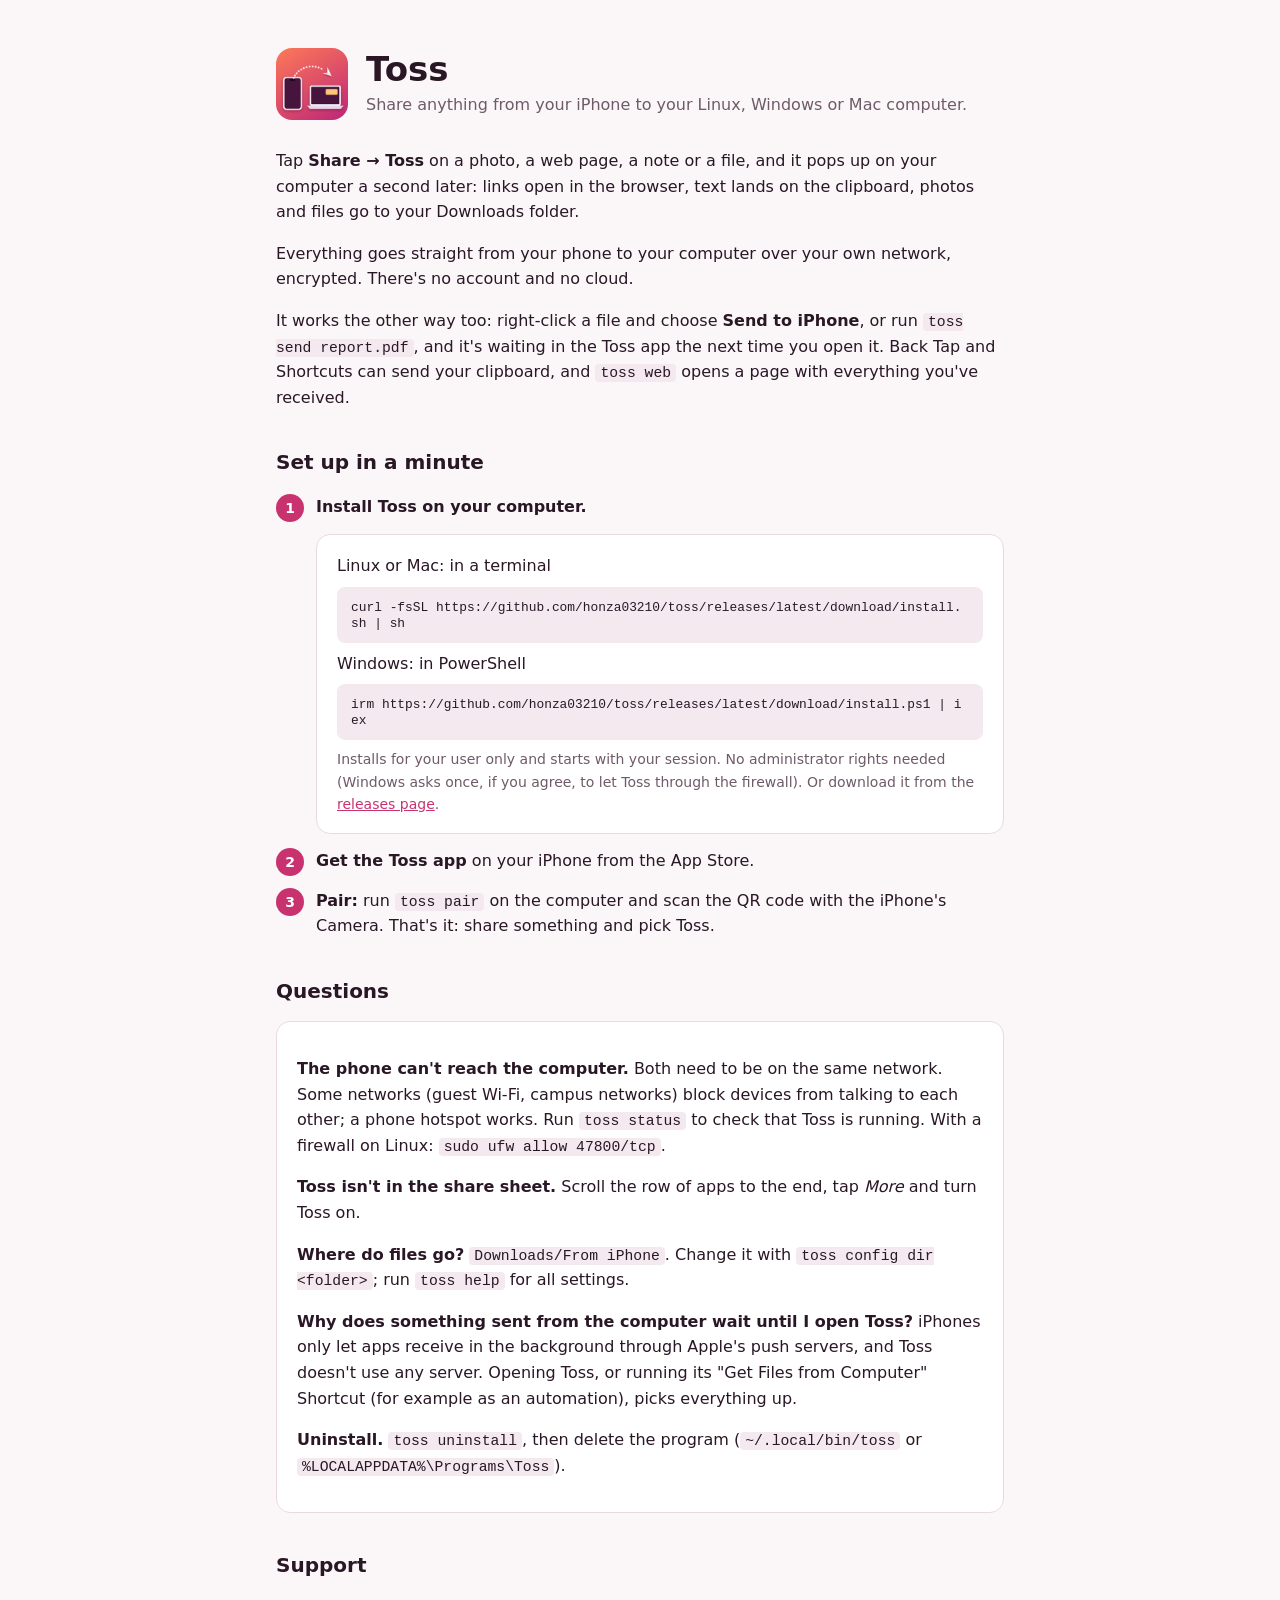
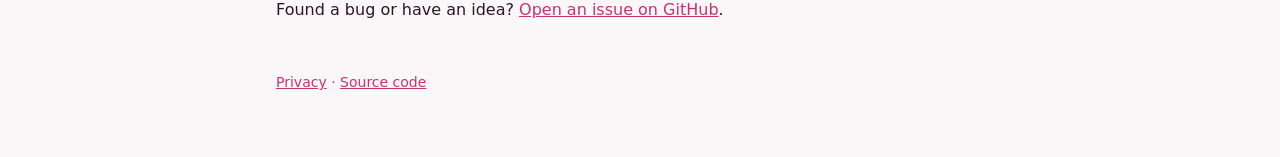
<file: docs/index.html>
<!doctype html>
<html lang="en">
<head>
<meta charset="utf-8">
<meta name="viewport" content="width=device-width, initial-scale=1">
<title>Toss: share from iPhone to your computer</title>
<meta name="description" content="Share photos, links, text and files from any iPhone app straight to your Linux, Windows or Mac computer.">
<link rel="icon" href="icon.png">
<link rel="stylesheet" href="style.css">
</head>
<body>
<main>
  <header>
    <img src="icon.png" alt="">
    <div>
      <h1>Toss</h1>
      <p class="tagline">Share anything from your iPhone to your Linux, Windows or Mac computer.</p>
    </div>
  </header>

  <p>Tap <strong>Share → Toss</strong> on a photo, a web page, a note or a file, and it pops up on your
  computer a second later: links open in the browser, text lands on the clipboard, photos and files
  go to your Downloads folder.</p>
  <p>Everything goes straight from your phone to your computer over your own network, encrypted.
  There's no account and no cloud.</p>

  <p>It works the other way too: right-click a file and choose <strong>Send to iPhone</strong>, or run
  <code>toss send report.pdf</code>, and it's waiting in the Toss app the next time you open it. Back Tap
  and Shortcuts can send your clipboard, and <code>toss web</code> opens a page with everything you've received.</p>

  <h2>Set up in a minute</h2>
  <ol class="steps">
    <li><strong>Install Toss on your computer.</strong>
      <div class="card">
        <div>Linux or Mac: in a terminal</div>
        <pre><code>curl -fsSL https://github.com/honza03210/toss/releases/latest/download/install.sh | sh</code></pre>
        <div>Windows: in PowerShell</div>
        <pre><code>irm https://github.com/honza03210/toss/releases/latest/download/install.ps1 | iex</code></pre>
        <div class="muted">Installs for your user only and starts with your session. No administrator rights
        needed (Windows asks once, if you agree, to let Toss through the firewall).
        Or download it from the <a href="https://github.com/honza03210/toss/releases/latest">releases page</a>.</div>
      </div>
    </li>
    <li><strong>Get the Toss app</strong> on your iPhone from the App Store.</li>
    <li><strong>Pair:</strong> run <code>toss pair</code> on the computer and scan the QR code with the iPhone's
      Camera. That's it: share something and pick Toss.</li>
  </ol>

  <h2>Questions</h2>
  <div class="card">
    <p><strong>The phone can't reach the computer.</strong> Both need to be on the same network. Some
    networks (guest Wi-Fi, campus networks) block devices from talking to each other; a phone hotspot
    works. Run <code>toss status</code> to check that Toss is running. With a firewall on Linux:
    <code>sudo ufw allow 47800/tcp</code>.</p>
    <p><strong>Toss isn't in the share sheet.</strong> Scroll the row of apps to the end, tap
    <em>More</em> and turn Toss on.</p>
    <p><strong>Where do files go?</strong> <code>Downloads/From iPhone</code>. Change it with
    <code>toss config dir &lt;folder&gt;</code>; run <code>toss help</code> for all settings.</p>
    <p><strong>Why does something sent from the computer wait until I open Toss?</strong> iPhones only let
    apps receive in the background through Apple's push servers, and Toss doesn't use any server. Opening
    Toss, or running its "Get Files from Computer" Shortcut (for example as an automation), picks everything up.</p>
    <p><strong>Uninstall.</strong> <code>toss uninstall</code>, then delete the program
    (<code>~/.local/bin/toss</code> or <code>%LOCALAPPDATA%\Programs\Toss</code>).</p>
  </div>

  <h2>Support</h2>
  <p>Found a bug or have an idea? <a href="https://github.com/honza03210/toss/issues">Open an issue on GitHub</a>.</p>

  <footer>
    <a href="privacy.html">Privacy</a> · <a href="https://github.com/honza03210/toss">Source code</a>
  </footer>
</main>
</body>
</html>
</file>
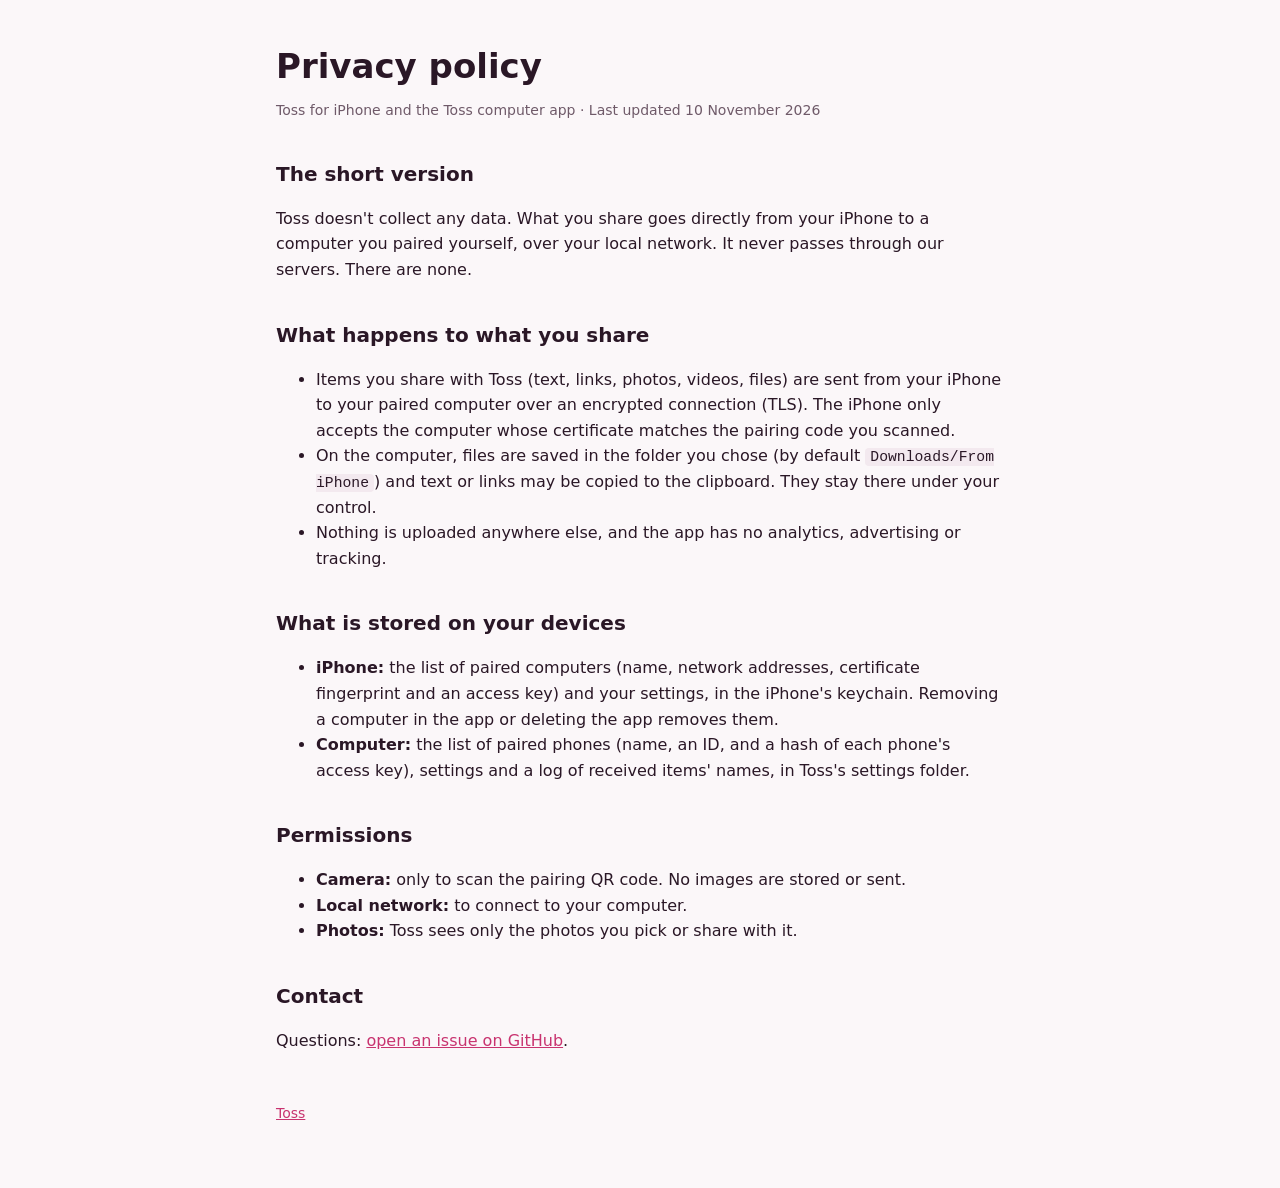
<file: docs/privacy.html>
<!doctype html>
<html lang="en">
<head>
<meta charset="utf-8">
<meta name="viewport" content="width=device-width, initial-scale=1">
<title>Toss privacy policy</title>
<link rel="icon" href="icon.png">
<link rel="stylesheet" href="style.css">
</head>
<body>
<main>
  <h1>Privacy policy</h1>
  <p class="muted">Toss for iPhone and the Toss computer app · Last updated 10 November 2026</p>

  <h2>The short version</h2>
  <p>Toss doesn't collect any data. What you share goes directly from your iPhone to a computer you
  paired yourself, over your local network. It never passes through our servers. There are none.</p>

  <h2>What happens to what you share</h2>
  <ul>
    <li>Items you share with Toss (text, links, photos, videos, files) are sent from your iPhone to
    your paired computer over an encrypted connection (TLS). The iPhone only accepts the computer
    whose certificate matches the pairing code you scanned.</li>
    <li>On the computer, files are saved in the folder you chose (by default <code>Downloads/From iPhone</code>)
    and text or links may be copied to the clipboard. They stay there under your control.</li>
    <li>Nothing is uploaded anywhere else, and the app has no analytics, advertising or tracking.</li>
  </ul>

  <h2>What is stored on your devices</h2>
  <ul>
    <li><strong>iPhone:</strong> the list of paired computers (name, network addresses, certificate
    fingerprint and an access key) and your settings, in the iPhone's keychain. Removing a computer
    in the app or deleting the app removes them.</li>
    <li><strong>Computer:</strong> the list of paired phones (name, an ID, and a hash of each phone's
    access key), settings and a log of received items' names, in Toss's settings folder.</li>
  </ul>

  <h2>Permissions</h2>
  <ul>
    <li><strong>Camera:</strong> only to scan the pairing QR code. No images are stored or sent.</li>
    <li><strong>Local network:</strong> to connect to your computer.</li>
    <li><strong>Photos:</strong> Toss sees only the photos you pick or share with it.</li>
  </ul>

  <h2>Contact</h2>
  <p>Questions: <a href="https://github.com/honza03210/toss/issues">open an issue on GitHub</a>.</p>

  <footer><a href="index.html">Toss</a></footer>
</main>
</body>
</html>
</file>
<file: docs/style.css>
:root { --bg: #fbf7f9; --fg: #2a1726; --muted: #6f5a69; --card: #ffffff; --line: #ead9e3; --accent: #c8336f; --code: #f3e9ef; }
@media (prefers-color-scheme: dark) {
  :root { --bg: #1a1018; --fg: #f4e9f0; --muted: #b9a2b2; --card: #241722; --line: #3a2636; --accent: #ff7a9c; --code: #2e1d2b; }
}
* { box-sizing: border-box; }
body { margin: 0; background: var(--bg); color: var(--fg); font: 16px/1.6 -apple-system, "Segoe UI", system-ui, sans-serif; }
main { max-width: 760px; margin: 0 auto; padding: 48px 16px 64px; }
header { display: flex; gap: 18px; align-items: center; margin-bottom: 28px; }
header img { width: 72px; height: 72px; border-radius: 16px; }
h1 { font-size: 34px; margin: 0; line-height: 1.1; }
h2 { font-size: 20px; margin: 36px 0 10px; }
.tagline { color: var(--muted); margin: 4px 0 0; }
.card { background: var(--card); border: 1px solid var(--line); border-radius: 14px; padding: 18px 20px; margin: 14px 0; }
pre { background: var(--code); border-radius: 8px; padding: 12px 14px; overflow-x: auto; font: 14px ui-monospace, "Cascadia Code", monospace; margin: 8px 0; white-space: pre-wrap; word-break: break-all; }
code { font: 0.92em ui-monospace, monospace; background: var(--code); padding: 1px 5px; border-radius: 4px; }
pre code { background: none; padding: 0; }
a { color: var(--accent); }
.steps { counter-reset: step; list-style: none; padding: 0; }
.steps li { counter-increment: step; position: relative; padding-left: 40px; margin: 14px 0; }
.steps li::before { content: counter(step); position: absolute; left: 0; top: 0; width: 28px; height: 28px; border-radius: 50%; background: var(--accent); color: #fff; font-weight: 700; display: grid; place-items: center; font-size: 14px; }
.muted { color: var(--muted); font-size: 14px; }
footer { margin-top: 48px; color: var(--muted); font-size: 14px; }
</file>
